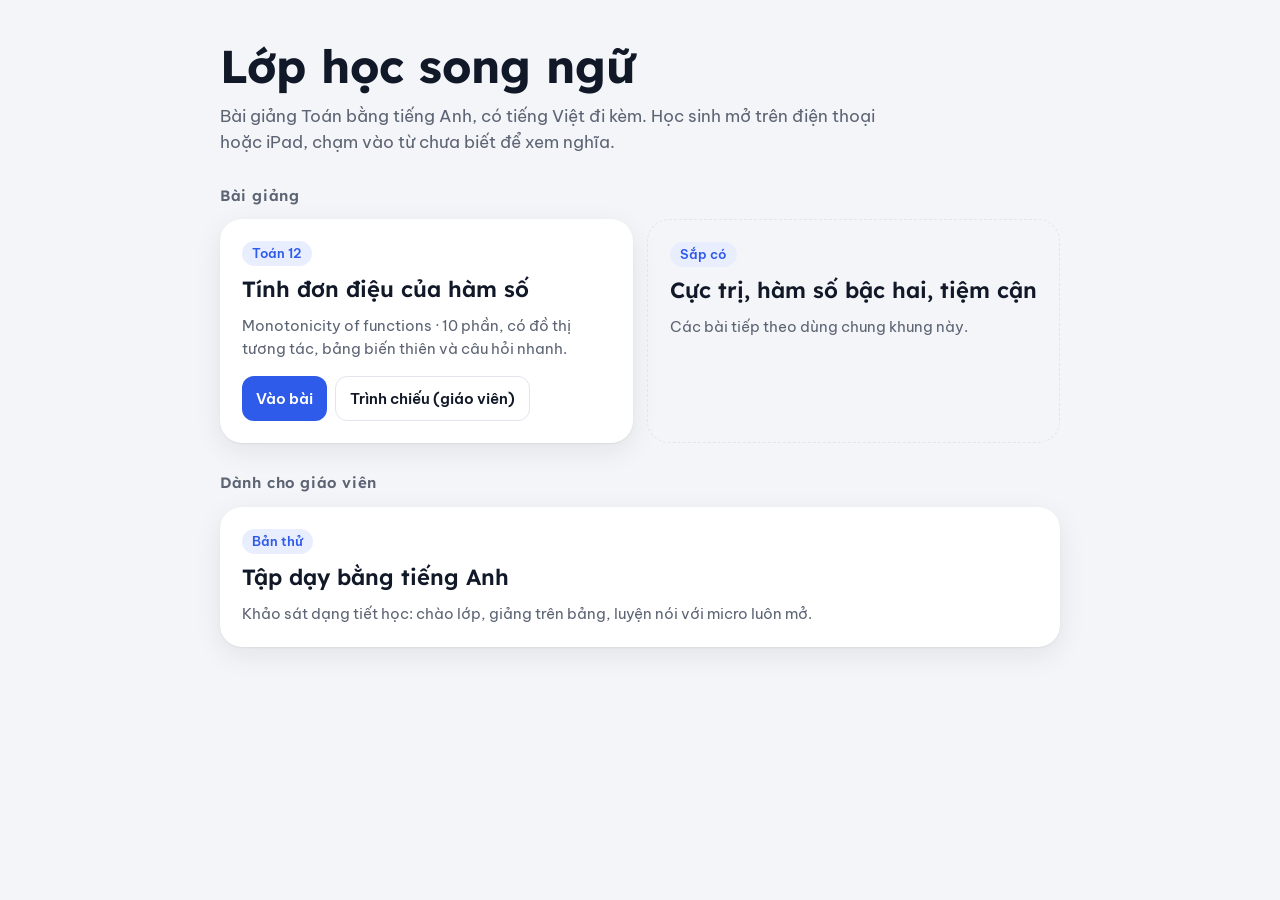
<file: index.html>
<!DOCTYPE html>
<html lang="vi">
<head>
<meta charset="utf-8">
<meta name="viewport" content="width=device-width, initial-scale=1">
<meta name="theme-color" content="#F4F5F8">
<title>Lớp học song ngữ</title>
<link rel="preconnect" href="https://fonts.googleapis.com">
<link href="https://fonts.googleapis.com/css2?family=Lexend:wght@500;600;700&family=Be+Vietnam+Pro:wght@400;500;600&display=swap" rel="stylesheet">
<style>
:root{
  /* Layout: a short intro, then one card per lesson; teacher tools below */
  --bg:#F4F5F8;--surface:#FFFFFF;--ink:#111827;--muted:#5C6474;--line:#E2E5EC;--accent:#2F5BEA;--accent-ink:#fff;--accent-soft:#E9EEFF;
  --display:"Lexend","Be Vietnam Pro",system-ui,sans-serif;--body:"Be Vietnam Pro",system-ui,-apple-system,"Segoe UI",Roboto,sans-serif;
  --shadow:0 1px 2px rgba(17,24,39,.06),0 8px 28px rgba(17,24,39,.08);
}
@media (prefers-color-scheme:dark){:root:not([data-theme="light"]){--bg:#0E1117;--surface:#171B24;--ink:#ECEFF4;--muted:#9AA3B2;--line:#283041;--accent:#7C9BFF;--accent-ink:#0E1117;--accent-soft:#1D2640;--shadow:0 1px 2px rgba(0,0,0,.3),0 10px 30px rgba(0,0,0,.35);color-scheme:dark}}
:root[data-theme="dark"]{--bg:#0E1117;--surface:#171B24;--ink:#ECEFF4;--muted:#9AA3B2;--line:#283041;--accent:#7C9BFF;--accent-ink:#0E1117;--accent-soft:#1D2640;--shadow:0 1px 2px rgba(0,0,0,.3),0 10px 30px rgba(0,0,0,.35);color-scheme:dark}
*{box-sizing:border-box}
body{margin:0;background:var(--bg);color:var(--ink);font-family:var(--body);line-height:1.55}
main{max-width:880px;margin:0 auto;padding:40px 20px 64px;display:flex;flex-direction:column;gap:28px}
h1{font-family:var(--display);font-weight:700;font-size:clamp(30px,6vw,46px);line-height:1.15;margin:0;text-wrap:balance}
.lead{margin:10px 0 0;color:var(--muted);font-size:17px;max-width:60ch}
h2{font-family:var(--display);font-weight:600;font-size:15px;letter-spacing:.04em;color:var(--muted);margin:0}
.grid{display:grid;grid-template-columns:repeat(auto-fit,minmax(260px,1fr));gap:14px}
.card{background:var(--surface);border-radius:22px;box-shadow:var(--shadow);padding:22px;display:flex;flex-direction:column;gap:10px;text-decoration:none;color:inherit}
.card .tag{align-self:flex-start;font-size:12.5px;font-weight:600;color:var(--accent);background:var(--accent-soft);border-radius:999px;padding:3px 10px}
.card h3{margin:0;font-family:var(--display);font-weight:600;font-size:22px;line-height:1.25}
.card p{margin:0;color:var(--muted);font-size:15px}
.card .acts{display:flex;gap:8px;flex-wrap:wrap;margin-top:6px}
.btn{display:inline-flex;align-items:center;justify-content:center;border-radius:12px;padding:10px 14px;font-weight:600;font-size:15px;text-decoration:none}
.btn.pri{background:var(--accent);color:var(--accent-ink)}
.btn.sec{border:1px solid var(--line);color:var(--ink)}
.card.soon{box-shadow:none;border:1.5px dashed var(--line);background:transparent}
a:focus-visible{outline:2.5px solid var(--accent);outline-offset:3px}
</style>
</head>
<body>
<main>
  <header>
    <h1>Lớp học song ngữ</h1>
    <p class="lead">Bài giảng Toán bằng tiếng Anh, có tiếng Việt đi kèm. Học sinh mở trên điện thoại hoặc iPad, chạm vào từ chưa biết để xem nghĩa.</p>
  </header>
  <section style="display:flex;flex-direction:column;gap:12px">
    <h2>Bài giảng</h2>
    <div class="grid">
      <div class="card">
        <span class="tag">Toán 12</span>
        <h3>Tính đơn điệu của hàm số</h3>
        <p>Monotonicity of functions · 10 phần, có đồ thị tương tác, bảng biến thiên và câu hỏi nhanh.</p>
        <div class="acts"><a class="btn pri" href="lesson.html?bai=don-dieu">Vào bài</a><a class="btn sec" href="lesson.html?bai=don-dieu&amp;gv">Trình chiếu (giáo viên)</a></div>
      </div>
      <div class="card soon">
        <span class="tag">Sắp có</span>
        <h3>Cực trị, hàm số bậc hai, tiệm cận</h3>
        <p>Các bài tiếp theo dùng chung khung này.</p>
      </div>
    </div>
  </section>
  <section style="display:flex;flex-direction:column;gap:12px">
    <h2>Dành cho giáo viên</h2>
    <div class="grid">
      <a class="card" href="khao-sat/">
        <span class="tag">Bản thử</span>
        <h3>Tập dạy bằng tiếng Anh</h3>
        <p>Khảo sát dạng tiết học: chào lớp, giảng trên bảng, luyện nói với micro luôn mở.</p>
      </a>
    </div>
  </section>
</main>
</body>
</html>
</file>
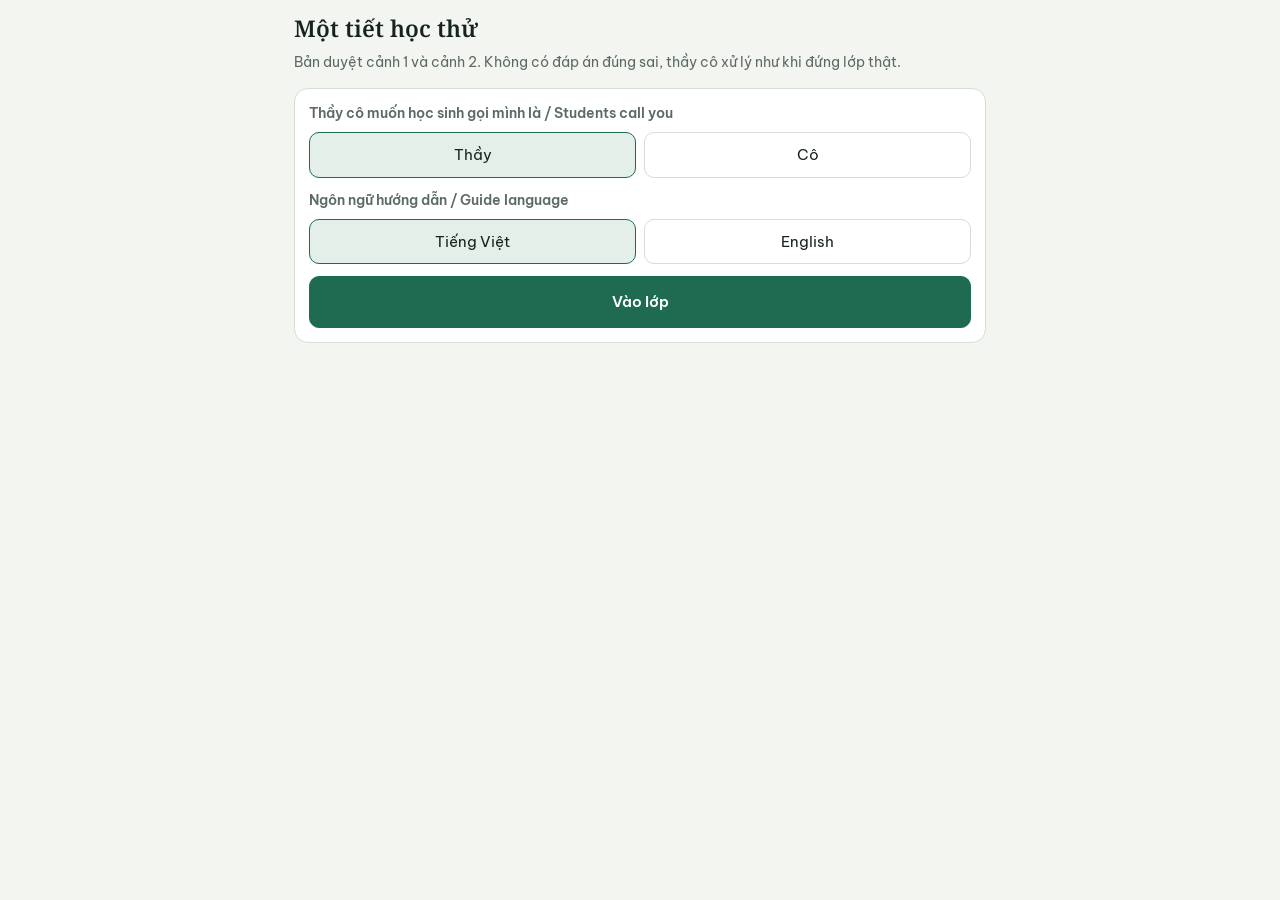
<file: khao-sat/index.html>
<!DOCTYPE html>
<html lang="vi">
<head>
<meta charset="utf-8">
<meta name="viewport" content="width=device-width, initial-scale=1">
<meta name="theme-color" content="#1f6b52">
<title>Lớp học tiếng Anh</title>
<link rel="preconnect" href="https://fonts.googleapis.com">
<link href="https://fonts.googleapis.com/css2?family=Be+Vietnam+Pro:wght@400;500;600&family=Noto+Serif:wght@600&display=swap" rel="stylesheet">
<link rel="stylesheet" href="css/style.css">
</head>
<body>
<main id="app"><p>Đang tải…</p></main>
<noscript>Trang cần bật JavaScript.</noscript>
<script type="module" src="js/app.js"></script>
</body>
</html>
</file>
<file: khao-sat/css/style.css>
:root{
  /* Layout: one phone-width column; a scene picture on top, the task panel under it, feedback last */
  --bg:#f3f5f1; --surface:#ffffff; --ink:#17231e; --muted:#5b6b63; --line:#d5ddd6; --soft:#e3efe8;
  --accent:#1f6b52; --accent-ink:#ffffff; --mark:#b7791f;
  --axis:#9aa69f; --curve:#888780; --up:#1D9E75; --down:#D85A30; --hand:#378ADD; --violet:#534AB7;
  --display:"Noto Serif", Georgia, serif;
  --body:"Be Vietnam Pro", system-ui, -apple-system, "Segoe UI", Roboto, sans-serif;
}
@media (prefers-color-scheme: dark){
  :root:not([data-theme="light"]){
    --bg:#101714; --surface:#18221d; --ink:#e8efe9; --muted:#9aaba1; --line:#2b3a32; --soft:#1f3229;
    --accent:#5cc49e; --accent-ink:#0c1512; --mark:#e0a94a;
    --axis:#55625b; --curve:#a8a69e; --up:#5DCAA5; --down:#F0997B; --hand:#85B7EB; --violet:#AFA9EC;
    color-scheme:dark;
  }
}
:root[data-theme="dark"]{
  --bg:#101714; --surface:#18221d; --ink:#e8efe9; --muted:#9aaba1; --line:#2b3a32; --soft:#1f3229;
  --accent:#5cc49e; --accent-ink:#0c1512; --mark:#e0a94a;
  --axis:#55625b; --curve:#a8a69e; --up:#5DCAA5; --down:#F0997B; --hand:#85B7EB; --violet:#AFA9EC;
  color-scheme:dark;
}
*{box-sizing:border-box}
html,body{margin:0}
body{background:var(--bg);color:var(--ink);font-family:var(--body);font-size:16px;line-height:1.55;-webkit-text-size-adjust:100%}
main{max-width:720px;margin:0 auto;padding:14px 14px 48px;display:flex;flex-direction:column;gap:14px}
h1{font-family:var(--display);font-weight:600;font-size:23px;line-height:1.3;margin:0;text-wrap:balance}
h2{font-family:var(--display);font-weight:600;font-size:19px;line-height:1.3;margin:0;text-wrap:balance}
h3{font-size:14px;font-weight:600;margin:0;color:var(--muted)}
p{margin:0}
.muted{color:var(--muted);font-size:14px}
.card{background:var(--surface);border:1px solid var(--line);border-radius:14px;padding:14px;display:flex;flex-direction:column;gap:12px}
.group{display:flex;flex-direction:column;gap:8px}
.row{display:flex;gap:8px;flex-wrap:wrap}
.chips2{display:grid;grid-template-columns:1fr 1fr;gap:8px}
button{font:inherit;font-size:15px;border-radius:10px;border:1px solid var(--line);background:var(--surface);color:var(--ink);padding:10px 14px;cursor:pointer}
button:focus-visible,textarea:focus-visible{outline:2px solid var(--accent);outline-offset:2px}
button.primary{background:var(--accent);color:var(--accent-ink);border-color:var(--accent);font-weight:600}
button.big{width:100%;padding:13px 16px}
button.sel,button[aria-pressed="true"]{background:var(--soft);border-color:var(--accent)}
button.small{font-size:14px;padding:8px 12px}
.opt{display:flex;gap:10px;align-items:center;border:1px solid var(--line);border-radius:10px;padding:11px 12px;cursor:pointer;background:var(--surface)}
.opt input{accent-color:var(--accent);width:18px;height:18px;margin:0;flex:none}
.opt:has(input:checked){background:var(--soft);border-color:var(--accent)}
.opt b{font-weight:600}
textarea{width:100%;min-height:70px;border:1px solid var(--line);border-radius:10px;padding:10px 12px;font:inherit;color:var(--ink);background:var(--bg);resize:vertical}
.hint{font-size:14px;background:var(--soft);border-radius:10px;padding:9px 12px}
.err{font-size:14px;color:var(--down);min-height:1.2em}
.scene{width:100%;display:block;border-radius:14px;border:1px solid var(--line);background:#e9efe6}
.sub{font-size:14px;color:var(--muted);text-align:center;min-height:1.4em}
.faces{display:grid;grid-template-columns:repeat(5,1fr);gap:6px}
.faces button{padding:6px 0;display:flex;flex-direction:column;align-items:center;gap:2px;font-size:11.5px;line-height:1.2;color:var(--muted)}
.faces svg{width:34px;height:34px}
.model{border-left:3px solid var(--accent);padding:2px 0 2px 12px;display:flex;flex-direction:column;gap:4px}
.model .en{font-size:18px;font-weight:600}
.praise{background:var(--soft);border-radius:10px;padding:10px 12px}
.topic{display:flex;flex-direction:column;align-items:flex-start;gap:2px;text-align:left}
.topic span{font-size:13px;color:var(--muted)}
.board{width:100%;display:block;background:var(--surface);border:1px solid var(--line);border-radius:14px;touch-action:none;-webkit-user-select:none;user-select:none;max-height:72vh}
.status{font-weight:600;min-height:1.5em}
.rotate{display:none;font-size:13px;color:var(--muted);text-align:center}
@media (orientation:portrait) and (max-width:700px){.rotate{display:block}}
.sum{display:flex;flex-direction:column;gap:6px;font-size:15px}
.sum div{display:flex;justify-content:space-between;gap:12px;border-bottom:1px solid var(--line);padding-bottom:6px}
.sum div span:last-child{text-align:right;font-weight:500}
.cls .stu{transition:transform .35s ease}
.cls.standing .stu{transform:translateY(-10px)}
@media (prefers-reduced-motion:no-preference){
  .cls.bounce .stu{animation:bounce .55s ease 2}
  .cls.nod .stu{animation:nod .7s ease 1}
  @keyframes bounce{0%,100%{transform:translateY(-10px)}50%{transform:translateY(-18px)}}
  @keyframes nod{0%,100%{transform:translateY(0)}50%{transform:translateY(2px)}}
}
[hidden]{display:none !important}

/* ---- voice bar: always-on microphone ---- */
.voicebar{position:sticky;bottom:10px;z-index:5;display:flex;align-items:center;gap:10px;background:var(--surface);border:1px solid var(--line);border-radius:999px;padding:8px 8px 8px 14px;box-shadow:0 4px 14px rgba(0,0,0,.08)}
.voicebar .dot{width:12px;height:12px;border-radius:50%;background:var(--curve);flex:none}
.voicebar.on .dot{background:#E24B4A}
@media (prefers-reduced-motion:no-preference){.voicebar.on .dot{animation:blink 1.2s ease-in-out infinite}@keyframes blink{50%{opacity:.35}}}
.voicebar .lbl{flex:1;font-size:14px;font-weight:500;min-width:0}
.voicebar .lv{display:flex;gap:3px;align-items:flex-end;height:20px;flex:none}
.voicebar .lv i{display:block;width:4px;height:4px;border-radius:2px;background:var(--accent);transition:height .08s linear}
.voicebar button{padding:7px 12px;font-size:13px;border-radius:999px;flex:none}
.heard{font-size:17px;min-height:1.6em;color:var(--ink)}
.heard:empty::before{content:attr(data-empty);color:var(--muted);font-size:15px}
.confirm{display:flex;flex-direction:column;gap:8px}
.count{font-size:13px;color:var(--muted)}
</file>
